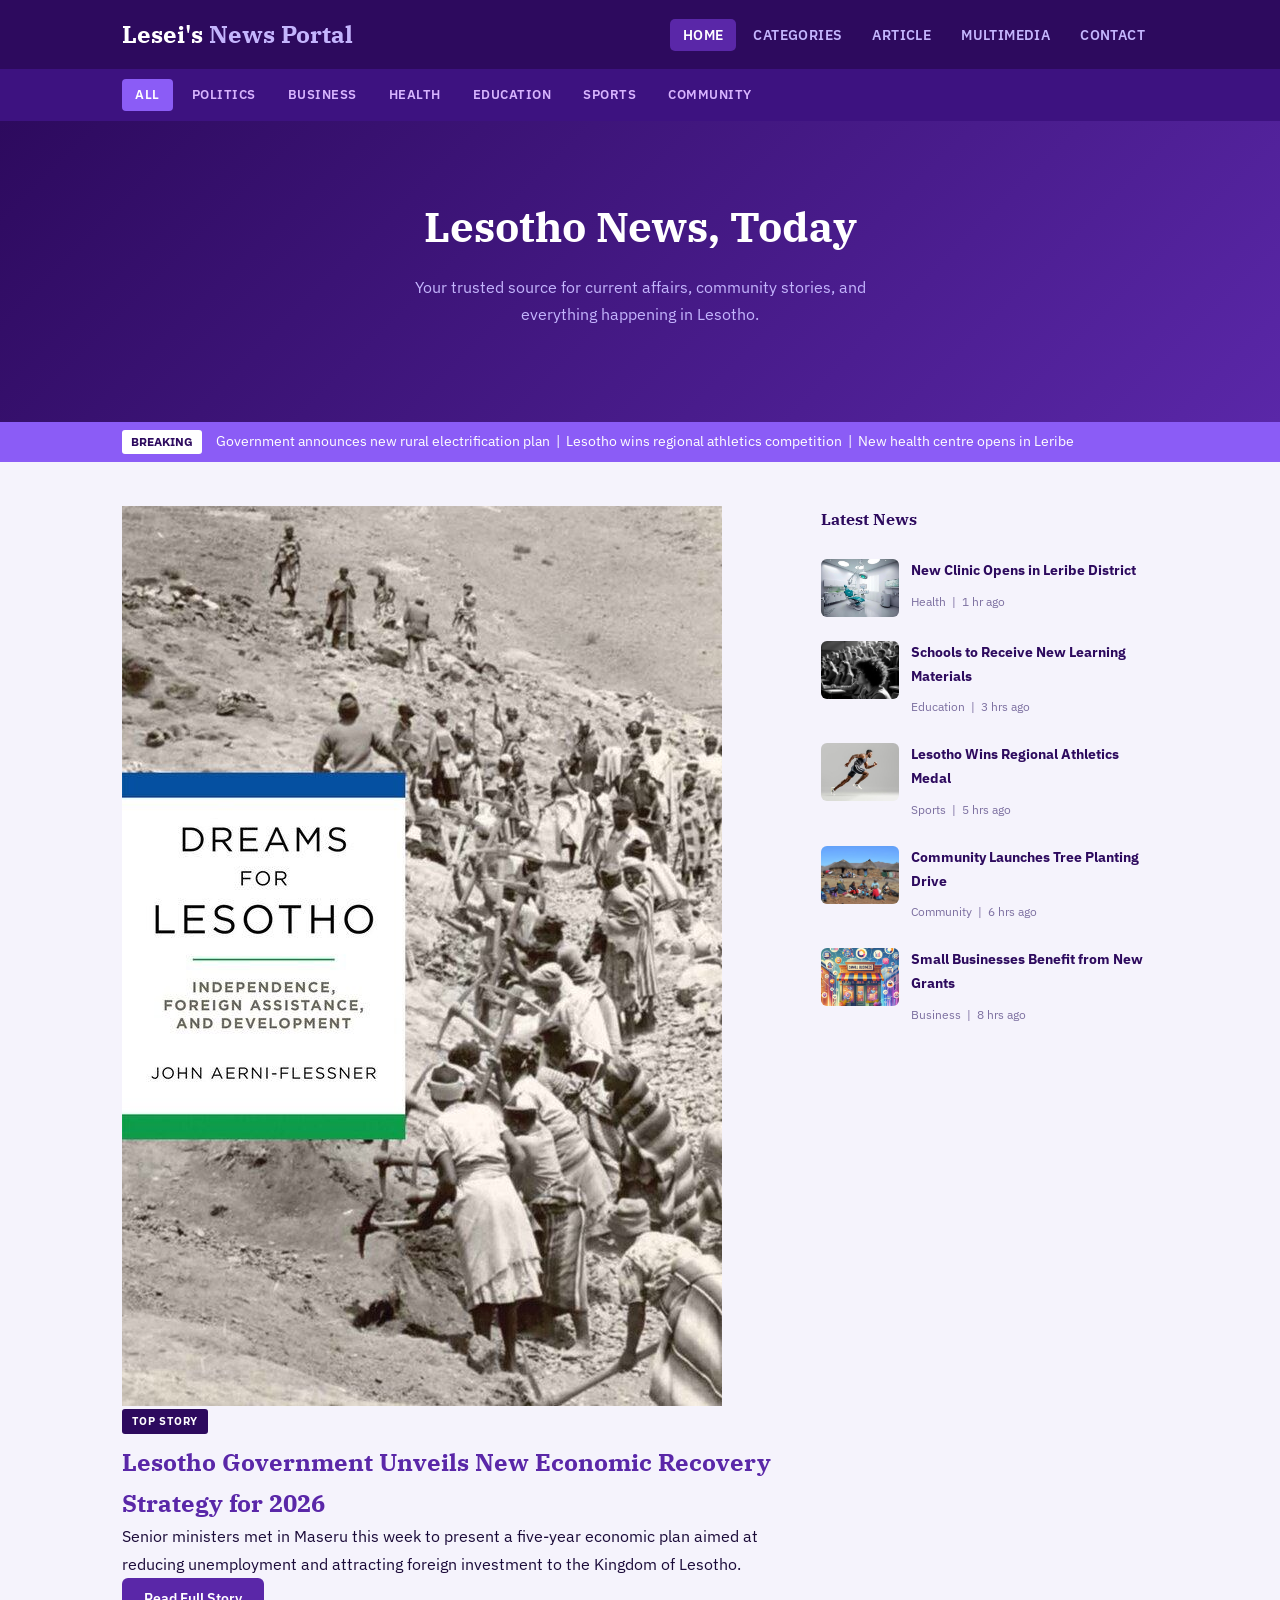
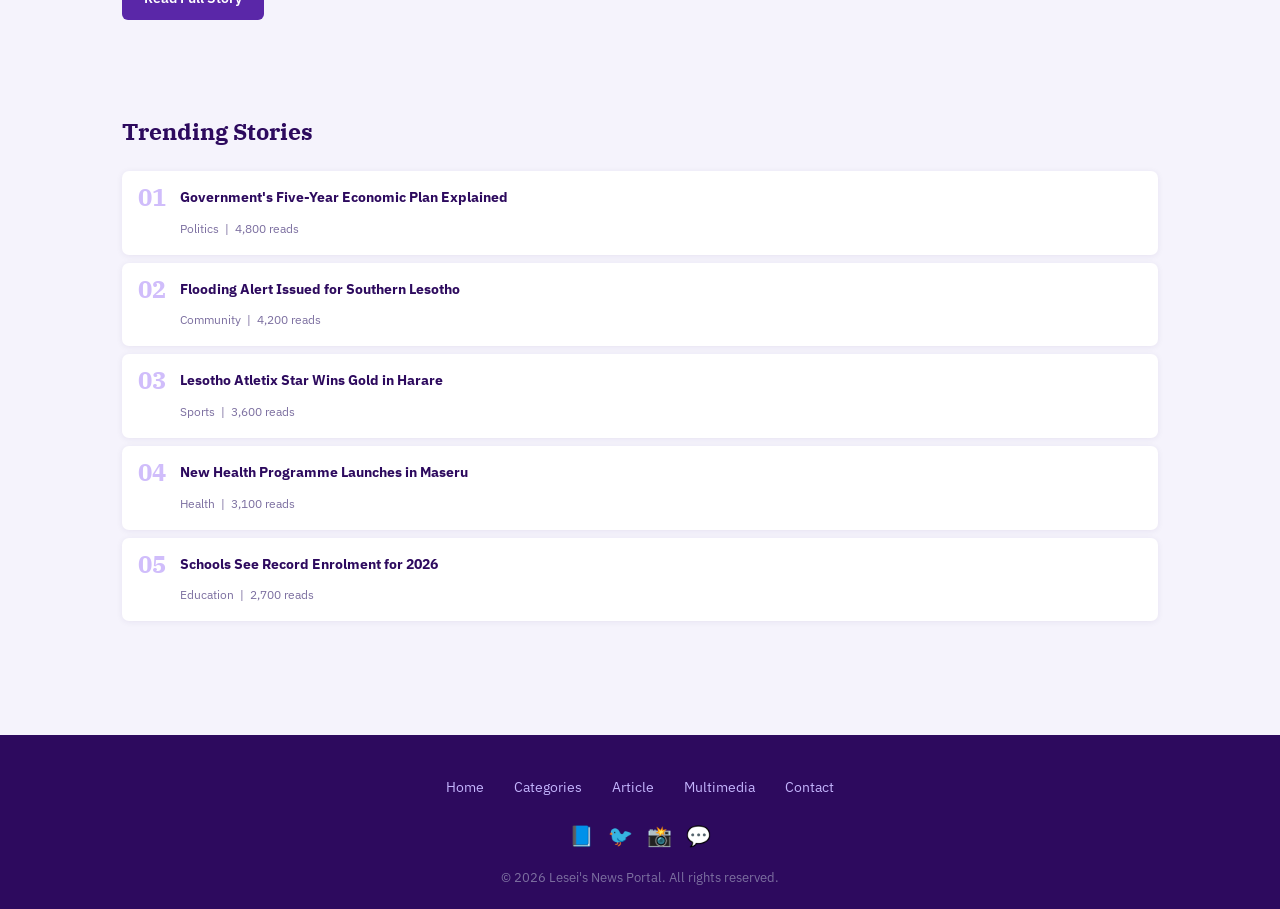
<file: index.html>
<!DOCTYPE html>
<html lang="en">
<head>
  <meta charset="UTF-8" />
  <meta name="viewport" content="width=device-width, initial-scale=1.0" />
  <title>Lesei's News Portal - Home</title>
  <link rel="stylesheet" href="style.css" />
  <style>

    /* HERO */
    .hero {
      background: linear-gradient(135deg, var(--purple) 0%, var(--purple-light) 100%);
      padding: 70px 0;
      text-align: center;
    }

    .hero h1 { color: var(--white); font-size: 2.6rem; margin-bottom: 12px; }
    .hero p   { color: #c4b5fd; font-size: 1rem; max-width: 500px; margin: 0 auto 24px; }

    /* BREAKING BAR */
    .breaking {
      background-color: var(--accent);
      padding: 8px 0;
    }

    .breaking-inner {
      max-width: 1080px;
      margin: 0 auto;
      padding: 0 22px;
      display: flex;
      align-items: center;
      gap: 14px;
      font-size: 0.85rem;
      color: var(--white);
    }

    .breaking-label {
      background-color: var(--white);
      color: var(--purple);
      font-weight: 700;
      font-size: 0.72rem;
      text-transform: uppercase;
      padding: 2px 9px;
      border-radius: 3px;
      white-space: nowrap;
    }

    /* HERO LAYOUT */
    .hero-layout {
      display: grid;
      grid-template-columns: 2fr 1fr;
      gap: 24px;
      padding: 44px 0;
    }

    .hero-main img {
      width: 100%;
      height: 340px;
      object-fit: cover;
      border-radius: 9px;
      box-shadow: 0 4px 18px rgba(45,10,94,0.12);
      margin-bottom: 16px;
    }

    .hero-main h2 { font-size: 1.7rem; margin-bottom: 10px; }
    .hero-main h2 a { color: var(--purple); text-decoration: none; }
    .hero-main h2 a:hover { color: var(--accent); }
    .hero-main p  { font-size: 0.93rem; color: var(--muted); margin-bottom: 16px; }

    /* SIDE LATEST */
    .side-title { font-size: 1rem; color: var(--purple); margin-bottom: 14px; }

    .side-item {
      display: flex;
      gap: 12px;
      padding: 12px 0;
    }

    .side-item img {
      width: 78px;
      height: 58px;
      object-fit: cover;
      border-radius: 6px;
      flex-shrink: 0;
    }

    .side-item h4 { font-size: 0.87rem; margin-bottom: 4px; }
    .side-item h4 a { color: var(--purple); text-decoration: none; }
    .side-item h4 a:hover { color: var(--accent); }
    .side-item span { font-size: 0.76rem; color: var(--muted); }

    /* FEATURED NEWS (purple bg) */
    .featured-section {
      background-color: var(--purple-mid);
      padding: 44px 0;
    }

    .feat-card {
      background-color: rgba(255,255,255,0.1);
      border-radius: 9px;
      overflow: hidden;
    }

    .feat-card img { width: 100%; height: 170px; object-fit: cover; }
    .feat-body { padding: 16px; }
    .feat-body h3 { font-size: 0.97rem; color: var(--white); margin-bottom: 6px; }
    .feat-body h3 a { color: var(--white); text-decoration: none; }
    .feat-body h3 a:hover { color: #c4b5fd; }
    .feat-body p { font-size: 0.82rem; color: #c4b5fd; }

    /* TRENDING */
    .trending-list li {
      background-color: var(--white);
      border-radius: 7px;
      padding: 14px 16px;
      margin-bottom: 8px;
      box-shadow: 0 1px 6px rgba(45,10,94,0.07);
      display: flex;
      align-items: flex-start;
      gap: 14px;
    }

    .trend-num {
      font-family: 'IBM Plex Serif', serif;
      font-size: 1.5rem;
      font-weight: 700;
      color: var(--accent);
      opacity: 0.4;
      line-height: 1;
      min-width: 28px;
    }

    .trend-info h4 { font-size: 0.9rem; margin-bottom: 4px; }
    .trend-info h4 a { color: var(--purple); text-decoration: none; }
    .trend-info h4 a:hover { color: var(--accent); }
    .trend-info span { font-size: 0.76rem; color: var(--muted); }

    @media (max-width: 700px) {
      .hero-layout { grid-template-columns: 1fr; }
      .hero h1 { font-size: 1.8rem; }
    }
  </style>
</head>
<body>

  <!-- HEADER -->
  <header>
    <div class="header-inner">
      <a href="index.html" class="logo">Lesei's <span>News Portal</span></a>
      <nav>
        <ul>
          <li><a href="index.html" class="active">Home</a></li>
          <li><a href="categories.html">Categories</a></li>
          <li><a href="article.html">Article</a></li>
          <li><a href="multimedia.html">Multimedia</a></li>
          <li><a href="contact.html">Contact</a></li>
        </ul>
      </nav>
    </div>
  </header>

  <!-- CATEGORY NAV BAR -->
  <div class="cat-bar">
    <div class="cat-bar-inner">
      <a href="categories.html" class="active">All</a>
      <a href="categories.html">Politics</a>
      <a href="categories.html">Business</a>
      <a href="categories.html">Health</a>
      <a href="categories.html">Education</a>
      <a href="categories.html">Sports</a>
      <a href="categories.html">Community</a>
    </div>
  </div>

  <!-- HERO SECTION -->
  <section class="hero">
    <div class="container">
      <h1>Lesotho News, Today</h1>
      <p>Your trusted source for current affairs, community stories, and everything happening in Lesotho.</p>
    </div>
  </section>

  <!-- BREAKING BAR -->
  <div class="breaking">
    <div class="breaking-inner">
      <span class="breaking-label">Breaking</span>
      <span>Government announces new rural electrification plan &nbsp;|&nbsp; Lesotho wins regional athletics competition &nbsp;|&nbsp; New health centre opens in Leribe</span>
    </div>
  </div>

  <!-- MAIN CONTENT -->
  <div class="container">
    <div class="hero-layout">

      <!-- LEAD STORY -->
      <div>
        <img src="images/h1.jpg" alt="Top Story" />
        <span class="badge">Top Story</span>
        <h2><a href="article.html">Lesotho Government Unveils New Economic Recovery Strategy for 2026</a></h2>
        <p>Senior ministers met in Maseru this week to present a five-year economic plan aimed at reducing unemployment and attracting foreign investment to the Kingdom of Lesotho.</p>
        <a href="article.html" class="btn btn-purple">Read Full Story</a>
      </div>

      <!-- LATEST NEWS SIDEBAR -->
      <div>
        <h3 class="side-title">Latest News</h3>

        <div class="side-item">
          <img src="images/h2.jpg" alt="Health" />
          <div>
            <h4><a href="article.html">New Clinic Opens in Leribe District</a></h4>
            <span>Health &nbsp;|&nbsp; 1 hr ago</span>
          </div>
        </div>

        <div class="side-item">
          <img src="images/h3.jpg" alt="Education" />
          <div>
            <h4><a href="article.html">Schools to Receive New Learning Materials</a></h4>
            <span>Education &nbsp;|&nbsp; 3 hrs ago</span>
          </div>
        </div>

        <div class="side-item">
          <img src="images/h4.jpg" alt="Sports" />
          <div>
            <h4><a href="article.html">Lesotho Wins Regional Athletics Medal</a></h4>
            <span>Sports &nbsp;|&nbsp; 5 hrs ago</span>
          </div>
        </div>

        <div class="side-item">
          <img src="images/h5.jpg" alt="Environment" />
          <div>
            <h4><a href="article.html">Community Launches Tree Planting Drive</a></h4>
            <span>Community &nbsp;|&nbsp; 6 hrs ago</span>
          </div>
        </div>

        <div class="side-item">
          <img src="images/h6.jpg" alt="Business" />
          <div>
            <h4><a href="article.html">Small Businesses Benefit from New Grants</a></h4>
            <span>Business &nbsp;|&nbsp; 8 hrs ago</span>
          </div>
        </div>
      </div>
    </div>
  </div>

  <!-- TRENDING STORIES -->
  <section class="section">
    <div class="container">
      <h2 class="sec-title">Trending Stories</h2>
      <ul class="trending-list">
        <li>
          <span class="trend-num">01</span>
          <div class="trend-info">
            <h4><a href="article.html">Government's Five-Year Economic Plan Explained</a></h4>
            <span>Politics &nbsp;|&nbsp; 4,800 reads</span>
          </div>
        </li>
        <li>
          <span class="trend-num">02</span>
          <div class="trend-info">
            <h4><a href="article.html">Flooding Alert Issued for Southern Lesotho</a></h4>
            <span>Community &nbsp;|&nbsp; 4,200 reads</span>
          </div>
        </li>
        <li>
          <span class="trend-num">03</span>
          <div class="trend-info">
            <h4><a href="article.html">Lesotho Atletix Star Wins Gold in Harare</a></h4>
            <span>Sports &nbsp;|&nbsp; 3,600 reads</span>
          </div>
        </li>
        <li>
          <span class="trend-num">04</span>
          <div class="trend-info">
            <h4><a href="article.html">New Health Programme Launches in Maseru</a></h4>
            <span>Health &nbsp;|&nbsp; 3,100 reads</span>
          </div>
        </li>
        <li>
          <span class="trend-num">05</span>
          <div class="trend-info">
            <h4><a href="article.html">Schools See Record Enrolment for 2026</a></h4>
            <span>Education &nbsp;|&nbsp; 2,700 reads</span>
          </div>
        </li>
      </ul>
    </div>
  </section>

  <!-- FOOTER -->
  <footer>
    <div class="footer-nav">
      <a href="index.html">Home</a>
      <a href="categories.html">Categories</a>
      <a href="article.html">Article</a>
      <a href="multimedia.html">Multimedia</a>
      <a href="contact.html">Contact</a>
    </div>
    <div class="footer-social">
      <a href="#" title="Facebook">📘</a>
      <a href="#" title="Twitter">🐦</a>
      <a href="#" title="Instagram">📸</a>
      <a href="#" title="WhatsApp">💬</a>
    </div>
    <div class="footer-bottom">
      <p>&copy; 2026 Lesei's News Portal. All rights reserved.</p>
    </div>
  </footer>

</body>
</html>
</file>
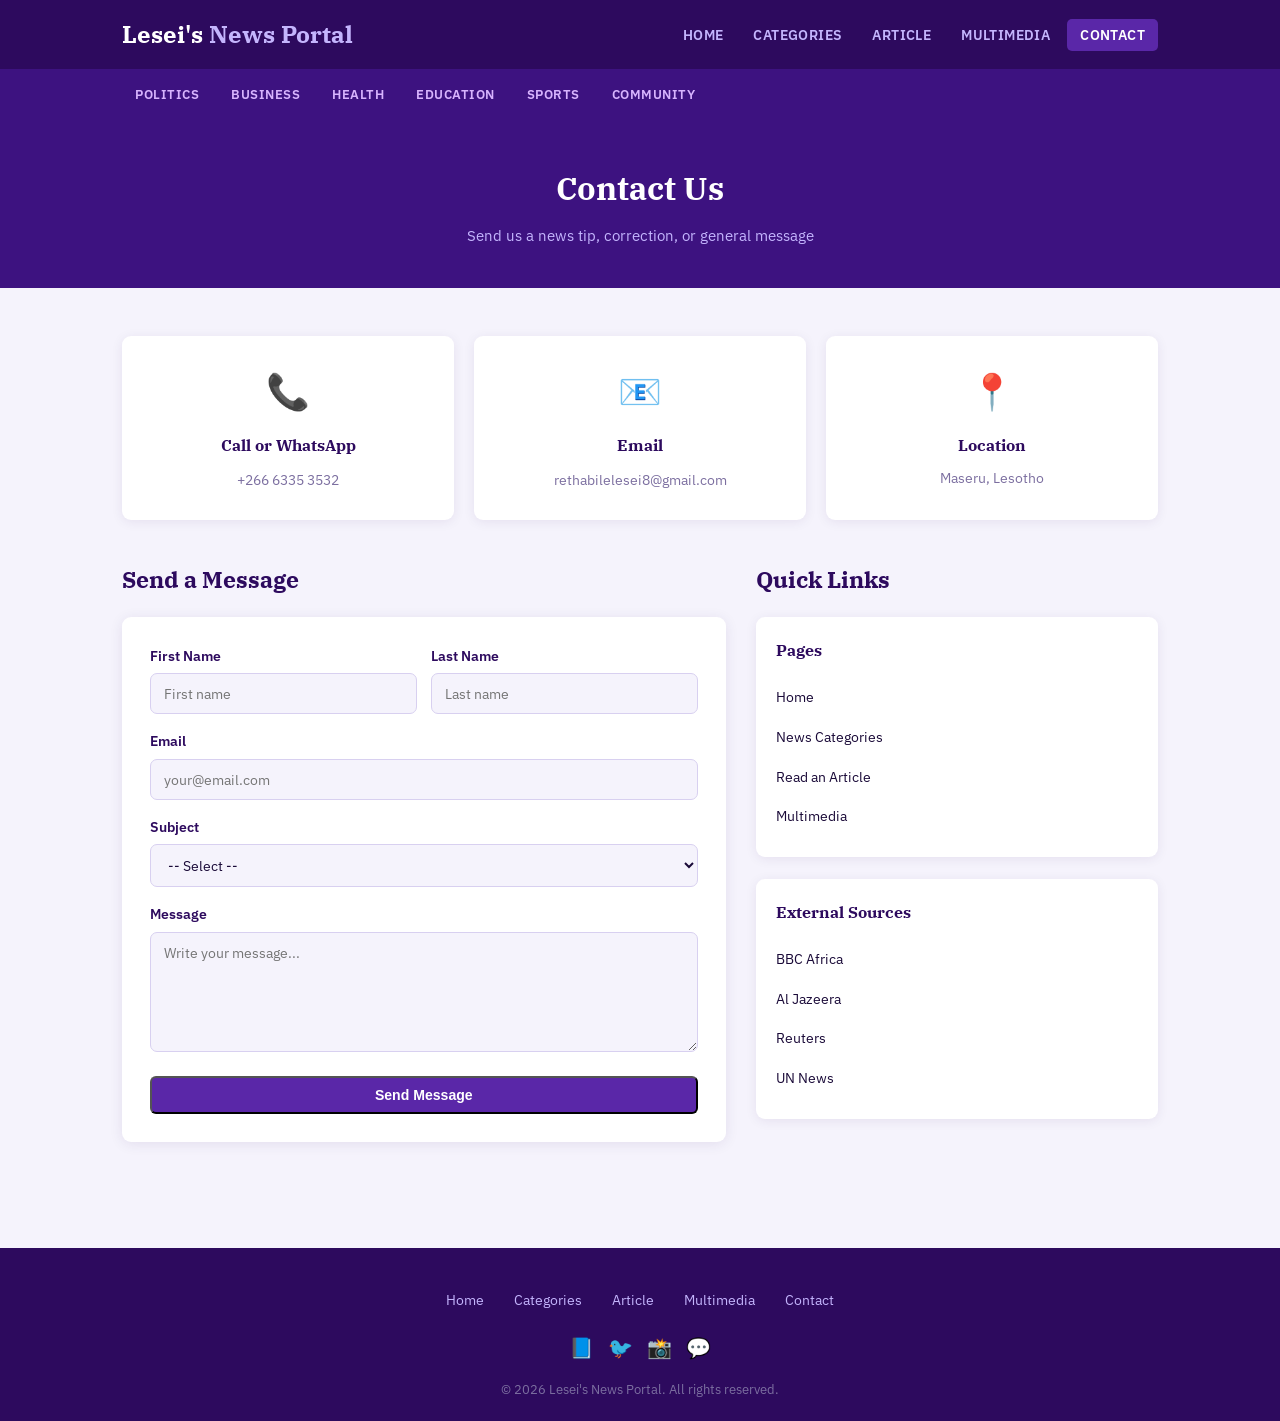
<file: contact.html>
<!DOCTYPE html>
<html lang="en">
<head>
  <meta charset="UTF-8" />
  <meta name="viewport" content="width=device-width, initial-scale=1.0" />
  <title>Lesei's News Portal - Contact</title>
  <link rel="stylesheet" href="style.css" />
  <style>

    .contact-card {
      background-color: var(--white);
      border-radius: 9px;
      padding: 26px;
      text-align: center;
      box-shadow: 0 2px 12px rgba(45,10,94,0.08);
    }

    .contact-card .icon { font-size: 2.2rem; margin-bottom: 10px; }
    .contact-card h3 { font-size: 1rem; margin-bottom: 7px; }
    .contact-card a, .contact-card p { font-size: 0.9rem; color: var(--muted); text-decoration: none; }
    .contact-card a:hover { color: var(--accent); }

    .form-group { margin-bottom: 16px; }

    .form-group label {
      display: block;
      font-size: 0.86rem;
      font-weight: 600;
      color: var(--purple);
      margin-bottom: 5px;
    }

    .form-group input,
    .form-group select,
    .form-group textarea {
      width: 100%;
      padding: 10px 13px;
      border-radius: 7px;
      font-size: 0.9rem;
      font-family: 'IBM Plex Sans', sans-serif;
      color: var(--text);
      background-color: var(--soft);
      border: 1.5px solid #d8d0f0;
      outline: none;
    }

    .form-group input:focus,
    .form-group select:focus,
    .form-group textarea:focus {
      border-color: var(--accent);
      background-color: var(--white);
    }

    .form-group textarea { height: 120px; resize: vertical; }
    .form-row { display: grid; grid-template-columns: 1fr 1fr; gap: 14px; }

    @media (max-width: 600px) { .form-row { grid-template-columns: 1fr; } }
  </style>
</head>
<body>

  <!-- HEADER -->
  <header>
    <div class="header-inner">
      <a href="index.html" class="logo">Lesei's <span>News Portal</span></a>
      <nav>
        <ul>
          <li><a href="index.html">Home</a></li>
          <li><a href="categories.html">Categories</a></li>
          <li><a href="article.html">Article</a></li>
          <li><a href="multimedia.html">Multimedia</a></li>
          <li><a href="contact.html" class="active">Contact</a></li>
        </ul>
      </nav>
    </div>
  </header>

  <!-- CATEGORY NAV BAR -->
  <div class="cat-bar">
    <div class="cat-bar-inner">
      <a href="categories.html">Politics</a>
      <a href="categories.html">Business</a>
      <a href="categories.html">Health</a>
      <a href="categories.html">Education</a>
      <a href="categories.html">Sports</a>
      <a href="categories.html">Community</a>
    </div>
  </div>

  <!-- PAGE HERO -->
  <div class="page-hero">
    <div class="container">
      <h1>Contact Us</h1>
      <p>Send us a news tip, correction, or general message</p>
    </div>
  </div>

  <section class="section">
    <div class="container">

      <!-- CONTACT INFO CARDS -->
      <div class="grid-3" style="margin-bottom:40px;">
        <div class="contact-card">
          <div class="icon">📞</div>
          <h3>Call or WhatsApp</h3>
          <a href="tel:+26663353532">+266 6335 3532</a>
        </div>
        <div class="contact-card">
          <div class="icon">📧</div>
          <h3>Email</h3>
          <a href="mailto:rethabilelesei8@gmail.com">rethabilelesei8@gmail.com</a>
        </div>
        <div class="contact-card">
          <div class="icon">📍</div>
          <h3>Location</h3>
          <p>Maseru, Lesotho</p>
        </div>
      </div>

      <!-- FORM -->
      <div style="display:grid; grid-template-columns:1.5fr 1fr; gap:30px;">

        <div>
          <h2 class="sec-title" style="margin-bottom:18px;">Send a Message</h2>
          <div style="background:var(--white); border-radius:9px; padding:28px; box-shadow:0 2px 14px rgba(45,10,94,0.09);">
            <form action="#" method="post">
              <div class="form-row">
                <div class="form-group">
                  <label for="fname">First Name</label>
                  <input type="text" id="fname" name="fname" placeholder="First name" />
                </div>
                <div class="form-group">
                  <label for="lname">Last Name</label>
                  <input type="text" id="lname" name="lname" placeholder="Last name" />
                </div>
              </div>
              <div class="form-group">
                <label for="email">Email</label>
                <input type="email" id="email" name="email" placeholder="your@email.com" />
              </div>
              <div class="form-group">
                <label for="subject">Subject</label>
                <select id="subject" name="subject">
                  <option value="">-- Select --</option>
                  <option>News Tip</option>
                  <option>Correction Request</option>
                  <option>General Enquiry</option>
                  <option>Advertising</option>
                </select>
              </div>
              <div class="form-group">
                <label for="message">Message</label>
                <textarea id="message" name="message" placeholder="Write your message..."></textarea>
              </div>
              <button type="submit" class="btn btn-purple" style="width:100%;">Send Message</button>
            </form>
          </div>
        </div>

        <div>
          <h2 class="sec-title" style="margin-bottom:18px;">Quick Links</h2>

          <div class="sidebar-widget">
            <h3>Pages</h3>
            <ul class="sidebar-list">
              <li><a href="index.html">Home</a></li>
              <li><a href="categories.html">News Categories</a></li>
              <li><a href="article.html">Read an Article</a></li>
              <li><a href="multimedia.html">Multimedia</a></li>
            </ul>
          </div>

          <div class="sidebar-widget">
            <h3>External Sources</h3>
            <ul class="sidebar-list">
              <li><a href="https://www.bbc.com/news/world/africa" target="_blank">BBC Africa</a></li>
              <li><a href="https://www.aljazeera.com" target="_blank">Al Jazeera</a></li>
              <li><a href="https://www.reuters.com" target="_blank">Reuters</a></li>
              <li><a href="https://www.un.org/en/news" target="_blank">UN News</a></li>
            </ul>
          </div>
        </div>
      </div>

    </div>
  </section>

  <!-- FOOTER -->
  <footer>
    <div class="footer-nav">
      <a href="index.html">Home</a>
      <a href="categories.html">Categories</a>
      <a href="article.html">Article</a>
      <a href="multimedia.html">Multimedia</a>
      <a href="contact.html">Contact</a>
    </div>
    <div class="footer-social">
      <a href="#" title="Facebook">📘</a>
      <a href="#" title="Twitter">🐦</a>
      <a href="#" title="Instagram">📸</a>
      <a href="#" title="WhatsApp">💬</a>
    </div>
    <div class="footer-bottom">
      <p>&copy; 2026 Lesei's News Portal. All rights reserved.</p>
    </div>
  </footer>

</body>
</html>
</file>
<file: style.css>
/* ============================================
   LESEI'S NEWS PORTAL - Stylesheet
   Color: Dark Purple + Lavender + White
   NO borders, NO dividers, NO styled lines
============================================ */

@import url('https://fonts.googleapis.com/css2?family=IBM+Plex+Sans:wght@300;400;600;700&family=IBM+Plex+Serif:wght@400;700&display=swap');

:root {
  --purple:      #2d0a5e;
  --purple-mid:  #3d1280;
  --purple-light:#5a27a8;
  --accent:      #8b5cf6;
  --lavender:    #ede9f8;
  --soft:        #f5f3fc;
  --white:       #ffffff;
  --text:        #1a0a38;
  --muted:       #7c6fa0;
}

* { margin: 0; padding: 0; box-sizing: border-box; }

body {
  background-color: var(--soft);
  color: var(--text);
  font-family: 'IBM Plex Sans', sans-serif;
  font-size: 16px;
  line-height: 1.7;
}

h1, h2, h3 {
  font-family: 'IBM Plex Serif', serif;
  color: var(--purple);
}

a { color: var(--purple-light); text-decoration: none; }
a:hover { color: var(--accent); text-decoration: underline; }
img { max-width: 100%; display: block; }
ul { list-style: none; }

.container {
  max-width: 1080px;
  margin: 0 auto;
  padding: 0 22px;
}

/* ============================================
   HEADER
============================================ */
header {
  background-color: var(--purple);
  padding: 14px 0;
}

.header-inner {
  max-width: 1080px;
  margin: 0 auto;
  padding: 0 22px;
  display: flex;
  justify-content: space-between;
  align-items: center;
}

.logo {
  font-family: 'IBM Plex Serif', serif;
  font-size: 1.5rem;
  font-weight: 700;
  color: var(--white);
  text-decoration: none;
}

.logo span { color: #c4b5fd; }

nav ul { display: flex; gap: 4px; }

nav ul li a {
  color: #c4b5fd;
  font-size: 0.86rem;
  font-weight: 600;
  padding: 7px 13px;
  border-radius: 5px;
  text-decoration: none;
  text-transform: uppercase;
  letter-spacing: 0.4px;
}

nav ul li a:hover,
nav ul li a.active {
  background-color: var(--purple-light);
  color: var(--white);
  text-decoration: none;
}

/* ============================================
   CATEGORY NAV BAR
============================================ */
.cat-bar {
  background-color: var(--purple-mid);
  padding: 10px 0;
}

.cat-bar-inner {
  max-width: 1080px;
  margin: 0 auto;
  padding: 0 22px;
  display: flex;
  gap: 6px;
  flex-wrap: wrap;
}

.cat-bar a {
  color: #d8b4fe;
  font-size: 0.82rem;
  font-weight: 600;
  text-transform: uppercase;
  letter-spacing: 0.5px;
  padding: 5px 13px;
  border-radius: 4px;
  text-decoration: none;
}

.cat-bar a:hover,
.cat-bar a.active {
  background-color: var(--accent);
  color: var(--white);
  text-decoration: none;
}

/* ============================================
   PAGE HERO
============================================ */
.page-hero {
  background-color: var(--purple-mid);
  padding: 40px 0;
  text-align: center;
}

.page-hero h1 { color: var(--white); font-size: 2rem; margin-bottom: 7px; }
.page-hero p  { color: #c4b5fd; font-size: 0.95rem; }

/* ============================================
   SECTIONS
============================================ */
.section     { padding: 48px 0; }
.section-alt { padding: 48px 0; background-color: var(--lavender); }
.sec-title   { font-size: 1.45rem; margin-bottom: 20px; color: var(--purple); }

/* ============================================
   CARDS
============================================ */
.card {
  background-color: var(--white);
  border-radius: 9px;
  overflow: hidden;
  box-shadow: 0 2px 14px rgba(45,10,94,0.09);
}

.card img { width: 100%; height: 190px; object-fit: cover; }
.card-body { padding: 18px; }
.card-body h3 { font-size: 1rem; margin-bottom: 7px; }
.card-body h3 a { color: var(--purple); text-decoration: none; }
.card-body h3 a:hover { color: var(--accent); }
.card-body p  { font-size: 0.87rem; color: var(--muted); }

/* ============================================
   BADGE
============================================ */
.badge {
  display: inline-block;
  background-color: var(--purple);
  color: var(--white);
  font-size: 0.7rem;
  font-weight: 700;
  text-transform: uppercase;
  letter-spacing: 0.8px;
  padding: 3px 10px;
  border-radius: 3px;
  margin-bottom: 8px;
}

/* ============================================
   INFO BLOCK
============================================ */
.info-block {
  background-color: var(--white);
  border-radius: 9px;
  padding: 24px;
  box-shadow: 0 2px 12px rgba(45,10,94,0.08);
  margin-bottom: 20px;
}

.info-block h3 { font-size: 1.05rem; margin-bottom: 8px; }
.info-block p  { font-size: 0.9rem; color: var(--muted); }

/* ============================================
   LISTS
============================================ */
.clean-list li {
  background-color: var(--white);
  border-radius: 7px;
  padding: 12px 16px;
  margin-bottom: 8px;
  font-size: 0.91rem;
  color: var(--text);
  box-shadow: 0 1px 6px rgba(45,10,94,0.07);
  display: flex;
  align-items: center;
  gap: 10px;
}

.clean-list li::before {
  content: "▸";
  color: var(--accent);
  font-size: 0.78rem;
  flex-shrink: 0;
}

/* ============================================
   GRIDS
============================================ */
.grid-3 { display: grid; grid-template-columns: repeat(3,1fr); gap: 20px; }
.grid-2 { display: grid; grid-template-columns: repeat(2,1fr); gap: 20px; }

/* ============================================
   MAIN + SIDEBAR LAYOUT
============================================ */
.page-layout {
  display: grid;
  grid-template-columns: 2fr 1fr;
  gap: 28px;
  padding: 44px 0;
}

.sidebar-widget {
  background-color: var(--white);
  border-radius: 9px;
  padding: 20px;
  box-shadow: 0 2px 12px rgba(45,10,94,0.08);
  margin-bottom: 22px;
}

.sidebar-widget h3 {
  font-size: 1rem;
  margin-bottom: 14px;
  color: var(--purple);
}

.sidebar-list li {
  padding: 8px 0;
  font-size: 0.87rem;
}

.sidebar-list li a { color: var(--text); text-decoration: none; }
.sidebar-list li a:hover { color: var(--accent); }

/* ============================================
   META TEXT
============================================ */
.meta { font-size: 0.78rem; color: var(--muted); margin-top: 8px; }

/* ============================================
   VIDEO EMBED
============================================ */
.video-wrap {
  background-color: var(--white);
  border-radius: 9px;
  overflow: hidden;
  box-shadow: 0 2px 14px rgba(45,10,94,0.09);
  margin-bottom: 18px;
}

.video-embed { width: 100%; aspect-ratio: 16/9; }
.video-embed iframe { width: 100%; height: 100%; border: none; display: block; }
.video-body { padding: 16px; }
.video-body h3 { font-size: 1rem; margin-bottom: 6px; }
.video-body p  { font-size: 0.87rem; color: var(--muted); }

/* ============================================
   IMAGE GALLERY
============================================ */
.gallery-grid {
  display: grid;
  grid-template-columns: repeat(3,1fr);
  gap: 12px;
}

.gallery-item {
  border-radius: 8px;
  overflow: hidden;
  box-shadow: 0 2px 8px rgba(45,10,94,0.08);
}

.gallery-item img { width: 100%; height: 150px; object-fit: cover; }
.gallery-item p {
  background-color: var(--white);
  padding: 7px 10px;
  font-size: 0.78rem;
  color: var(--muted);
  text-align: center;
}

/* ============================================
   BUTTON
============================================ */
.btn {
  display: inline-block;
  padding: 9px 22px;
  border-radius: 6px;
  font-size: 0.88rem;
  font-weight: 600;
  text-decoration: none;
}

.btn-purple { background-color: var(--purple-light); color: var(--white); }
.btn-purple:hover { background-color: var(--purple); color: var(--white); text-decoration: none; }

/* ============================================
   FOOTER
============================================ */
footer {
  background-color: var(--purple);
  padding: 36px 0 20px;
  margin-top: 58px;
}

.footer-nav {
  display: flex;
  justify-content: center;
  flex-wrap: wrap;
  gap: 6px;
  margin-bottom: 14px;
}

.footer-nav a {
  color: #c4b5fd;
  font-size: 0.87rem;
  text-decoration: none;
  padding: 5px 12px;
  border-radius: 4px;
}

.footer-nav a:hover { color: var(--white); text-decoration: none; }

.footer-social {
  display: flex;
  justify-content: center;
  gap: 14px;
  margin-bottom: 14px;
}

.footer-social a { color: #c4b5fd; font-size: 1.25rem; text-decoration: none; }
.footer-social a:hover { color: var(--white); }

.footer-bottom { text-align: center; }
.footer-bottom p { color: #7c6fa0; font-size: 0.81rem; }

/* ============================================
   RESPONSIVE
============================================ */
@media (max-width: 900px) {
  .grid-3 { grid-template-columns: repeat(2,1fr); }
  .page-layout { grid-template-columns: 1fr; }
}

@media (max-width: 600px) {
  .grid-3, .grid-2 { grid-template-columns: 1fr; }
  .gallery-grid { grid-template-columns: repeat(2,1fr); }
  .header-inner { flex-direction: column; gap: 10px; }
  nav ul { flex-wrap: wrap; justify-content: center; gap: 4px; }
  .logo { font-size: 1.2rem; }
}
</file>
